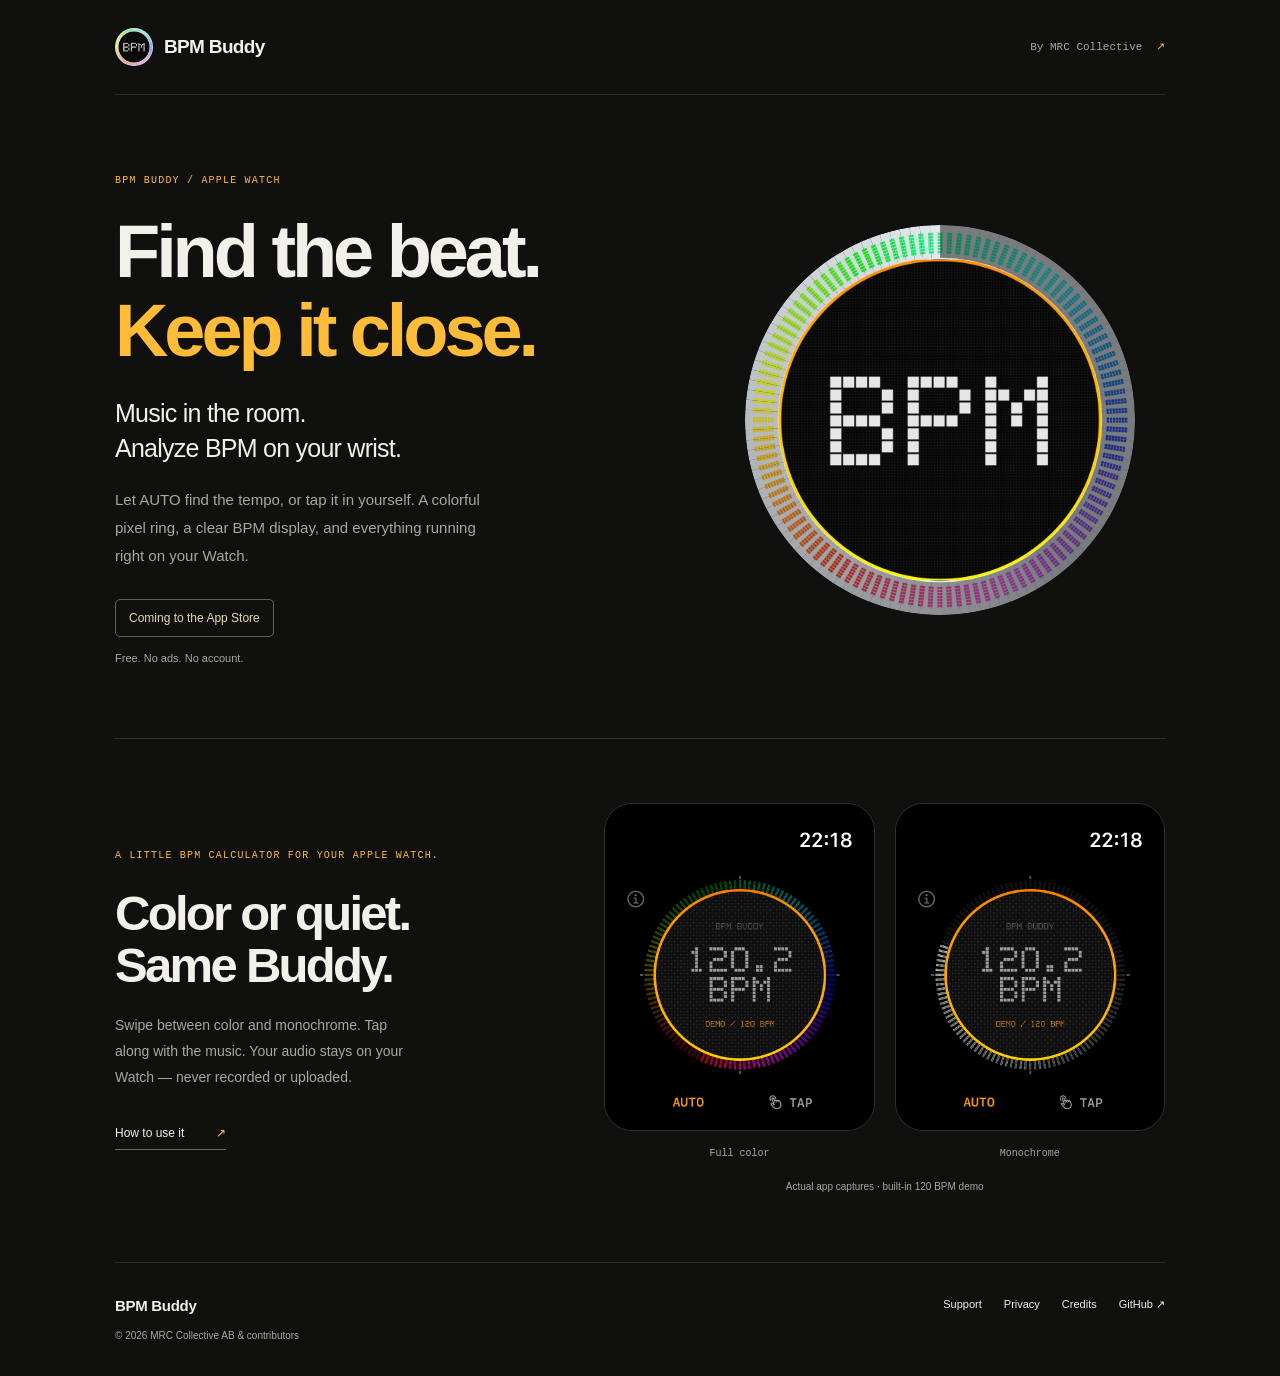
<file: index.html>
<!doctype html>
<html lang="en">
<head>
  <meta charset="utf-8">
  <meta name="viewport" content="width=device-width, initial-scale=1">
  <meta name="theme-color" content="#10100f">
  <meta name="description" content="BPM Buddy, a free music tempo detector for Apple Watch. AUTO, tap tempo and a colorful pixel ring. Audio stays on your Watch.">
  <meta property="og:type" content="website">
  <meta property="og:title" content="BPM Buddy — Analyze BPM on your wrist">
  <meta property="og:description" content="BPM Buddy, a free music tempo detector for Apple Watch. AUTO, tap tempo and a colorful pixel ring. Audio stays on your Watch.">
  <meta property="og:url" content="https://mrcheng.github.io/BeatBuddy/">
  <meta property="og:image" content="https://mrcheng.github.io/BeatBuddy/icon.png?v=970a35c38717">
  <link rel="canonical" href="https://mrcheng.github.io/BeatBuddy/">
  <link rel="icon" href="icon.png?v=970a35c38717" type="image/png">
  <link rel="stylesheet" href="style.css?v=cc3e04958ddf">
  <title>BPM Buddy — Analyze BPM on your wrist</title>
</head>
<body>
  <a class="skip" href="#main">Skip to content</a>
  <div class="shell">
    <header class="site-header">
      <a class="brand" href="index.html"><img src="icon.png?v=970a35c38717" alt="" width="38" height="38"><span>BPM Buddy</span></a>
      <a class="byline" href="https://github.com/mrcheng">By MRC Collective <span aria-hidden="true">↗</span></a>
    </header>
    <main id="main"><section class="hero" aria-labelledby="hero-title">
  <div class="hero-copy">
    <p class="eyebrow">BPM Buddy / Apple Watch</p>
    <h1 id="hero-title">Find the beat.<br><span>Keep it close.</span></h1>
    <p class="lead">Music in the room.<br>Analyze BPM on your wrist.</p>
    <p class="intro">Let AUTO find the tempo, or tap it in yourself. A colorful pixel ring, a clear BPM display, and everything running right on your Watch.</p>
    <div class="availability"><span class="badge">Coming to the App Store</span><span>Free. No ads. No account.</span></div>
  </div>
  <div class="hero-dial">
    <svg class="hero-icon" viewBox="0 0 1024 1024" role="img" aria-label="BPM Buddy: fixed rainbow pixels with a moving light trail around BPM">
      <defs>
        <mask id="ring-light" maskUnits="userSpaceOnUse" x="0" y="0" width="1024" height="1024" style="mask-type:alpha">
          <g class="hero-light-mask"><path fill="white" opacity="0.5000" d="M512 512L512.000 0.000A512 512 0 0 1 538.796 0.702Z"/><path fill="white" opacity="0.5000" d="M512 512L538.796 0.702A512 512 0 0 1 565.519 2.805Z"/><path fill="white" opacity="0.5000" d="M512 512L565.519 2.805A512 512 0 0 1 592.094 6.304Z"/><path fill="white" opacity="0.5000" d="M512 512L592.094 6.304A512 512 0 0 1 618.451 11.188Z"/><path fill="white" opacity="0.5000" d="M512 512L618.451 11.188A512 512 0 0 1 644.515 17.446Z"/><path fill="white" opacity="0.5000" d="M512 512L644.515 17.446A512 512 0 0 1 670.217 25.059Z"/><path fill="white" opacity="0.5000" d="M512 512L670.217 25.059A512 512 0 0 1 695.484 34.007Z"/><path fill="white" opacity="0.5000" d="M512 512L695.484 34.007A512 512 0 0 1 720.249 44.265Z"/><path fill="white" opacity="0.5000" d="M512 512L720.249 44.265A512 512 0 0 1 744.443 55.805Z"/><path fill="white" opacity="0.5000" d="M512 512L744.443 55.805A512 512 0 0 1 768.000 68.595Z"/><path fill="white" opacity="0.5000" d="M512 512L768.000 68.595A512 512 0 0 1 790.855 82.601Z"/><path fill="white" opacity="0.5000" d="M512 512L790.855 82.601A512 512 0 0 1 812.946 97.783Z"/><path fill="white" opacity="0.5000" d="M512 512L812.946 97.783A512 512 0 0 1 834.212 114.101Z"/><path fill="white" opacity="0.5000" d="M512 512L834.212 114.101A512 512 0 0 1 854.595 131.510Z"/><path fill="white" opacity="0.5000" d="M512 512L854.595 131.510A512 512 0 0 1 874.039 149.961Z"/><path fill="white" opacity="0.5000" d="M512 512L874.039 149.961A512 512 0 0 1 892.490 169.405Z"/><path fill="white" opacity="0.5000" d="M512 512L892.490 169.405A512 512 0 0 1 909.899 189.788Z"/><path fill="white" opacity="0.5000" d="M512 512L909.899 189.788A512 512 0 0 1 926.217 211.054Z"/><path fill="white" opacity="0.5000" d="M512 512L926.217 211.054A512 512 0 0 1 941.399 233.145Z"/><path fill="white" opacity="0.5000" d="M512 512L941.399 233.145A512 512 0 0 1 955.405 256.000Z"/><path fill="white" opacity="0.5000" d="M512 512L955.405 256.000A512 512 0 0 1 968.195 279.557Z"/><path fill="white" opacity="0.5000" d="M512 512L968.195 279.557A512 512 0 0 1 979.735 303.751Z"/><path fill="white" opacity="0.5000" d="M512 512L979.735 303.751A512 512 0 0 1 989.993 328.516Z"/><path fill="white" opacity="0.5000" d="M512 512L989.993 328.516A512 512 0 0 1 998.941 353.783Z"/><path fill="white" opacity="0.5000" d="M512 512L998.941 353.783A512 512 0 0 1 1006.554 379.485Z"/><path fill="white" opacity="0.5000" d="M512 512L1006.554 379.485A512 512 0 0 1 1012.812 405.549Z"/><path fill="white" opacity="0.5000" d="M512 512L1012.812 405.549A512 512 0 0 1 1017.696 431.906Z"/><path fill="white" opacity="0.5000" d="M512 512L1017.696 431.906A512 512 0 0 1 1021.195 458.481Z"/><path fill="white" opacity="0.5000" d="M512 512L1021.195 458.481A512 512 0 0 1 1023.298 485.204Z"/><path fill="white" opacity="0.5000" d="M512 512L1023.298 485.204A512 512 0 0 1 1024.000 512.000Z"/><path fill="white" opacity="0.5000" d="M512 512L1024.000 512.000A512 512 0 0 1 1023.298 538.796Z"/><path fill="white" opacity="0.5000" d="M512 512L1023.298 538.796A512 512 0 0 1 1021.195 565.519Z"/><path fill="white" opacity="0.5000" d="M512 512L1021.195 565.519A512 512 0 0 1 1017.696 592.094Z"/><path fill="white" opacity="0.5000" d="M512 512L1017.696 592.094A512 512 0 0 1 1012.812 618.451Z"/><path fill="white" opacity="0.5000" d="M512 512L1012.812 618.451A512 512 0 0 1 1006.554 644.515Z"/><path fill="white" opacity="0.5000" d="M512 512L1006.554 644.515A512 512 0 0 1 998.941 670.217Z"/><path fill="white" opacity="0.5000" d="M512 512L998.941 670.217A512 512 0 0 1 989.993 695.484Z"/><path fill="white" opacity="0.5000" d="M512 512L989.993 695.484A512 512 0 0 1 979.735 720.249Z"/><path fill="white" opacity="0.5000" d="M512 512L979.735 720.249A512 512 0 0 1 968.195 744.443Z"/><path fill="white" opacity="0.5000" d="M512 512L968.195 744.443A512 512 0 0 1 955.405 768.000Z"/><path fill="white" opacity="0.5000" d="M512 512L955.405 768.000A512 512 0 0 1 941.399 790.855Z"/><path fill="white" opacity="0.5000" d="M512 512L941.399 790.855A512 512 0 0 1 926.217 812.946Z"/><path fill="white" opacity="0.5000" d="M512 512L926.217 812.946A512 512 0 0 1 909.899 834.212Z"/><path fill="white" opacity="0.5000" d="M512 512L909.899 834.212A512 512 0 0 1 892.490 854.595Z"/><path fill="white" opacity="0.5000" d="M512 512L892.490 854.595A512 512 0 0 1 874.039 874.039Z"/><path fill="white" opacity="0.5000" d="M512 512L874.039 874.039A512 512 0 0 1 854.595 892.490Z"/><path fill="white" opacity="0.5060" d="M512 512L854.595 892.490A512 512 0 0 1 834.212 909.899Z"/><path fill="white" opacity="0.5128" d="M512 512L834.212 909.899A512 512 0 0 1 812.946 926.217Z"/><path fill="white" opacity="0.5195" d="M512 512L812.946 926.217A512 512 0 0 1 790.855 941.399Z"/><path fill="white" opacity="0.5262" d="M512 512L790.855 941.399A512 512 0 0 1 768.000 955.405Z"/><path fill="white" opacity="0.5329" d="M512 512L768.000 955.405A512 512 0 0 1 744.443 968.195Z"/><path fill="white" opacity="0.5397" d="M512 512L744.443 968.195A512 512 0 0 1 720.249 979.735Z"/><path fill="white" opacity="0.5464" d="M512 512L720.249 979.735A512 512 0 0 1 695.484 989.993Z"/><path fill="white" opacity="0.5531" d="M512 512L695.484 989.993A512 512 0 0 1 670.217 998.941Z"/><path fill="white" opacity="0.5598" d="M512 512L670.217 998.941A512 512 0 0 1 644.515 1006.554Z"/><path fill="white" opacity="0.5665" d="M512 512L644.515 1006.554A512 512 0 0 1 618.451 1012.812Z"/><path fill="white" opacity="0.5733" d="M512 512L618.451 1012.812A512 512 0 0 1 592.094 1017.696Z"/><path fill="white" opacity="0.5800" d="M512 512L592.094 1017.696A512 512 0 0 1 565.519 1021.195Z"/><path fill="white" opacity="0.5867" d="M512 512L565.519 1021.195A512 512 0 0 1 538.796 1023.298Z"/><path fill="white" opacity="0.5934" d="M512 512L538.796 1023.298A512 512 0 0 1 512.000 1024.000Z"/><path fill="white" opacity="0.6001" d="M512 512L512.000 1024.000A512 512 0 0 1 485.204 1023.298Z"/><path fill="white" opacity="0.6069" d="M512 512L485.204 1023.298A512 512 0 0 1 458.481 1021.195Z"/><path fill="white" opacity="0.6136" d="M512 512L458.481 1021.195A512 512 0 0 1 431.906 1017.696Z"/><path fill="white" opacity="0.6203" d="M512 512L431.906 1017.696A512 512 0 0 1 405.549 1012.812Z"/><path fill="white" opacity="0.6270" d="M512 512L405.549 1012.812A512 512 0 0 1 379.485 1006.554Z"/><path fill="white" opacity="0.6337" d="M512 512L379.485 1006.554A512 512 0 0 1 353.783 998.941Z"/><path fill="white" opacity="0.6405" d="M512 512L353.783 998.941A512 512 0 0 1 328.516 989.993Z"/><path fill="white" opacity="0.6472" d="M512 512L328.516 989.993A512 512 0 0 1 303.751 979.735Z"/><path fill="white" opacity="0.6539" d="M512 512L303.751 979.735A512 512 0 0 1 279.557 968.195Z"/><path fill="white" opacity="0.6606" d="M512 512L279.557 968.195A512 512 0 0 1 256.000 955.405Z"/><path fill="white" opacity="0.6673" d="M512 512L256.000 955.405A512 512 0 0 1 233.145 941.399Z"/><path fill="white" opacity="0.6741" d="M512 512L233.145 941.399A512 512 0 0 1 211.054 926.217Z"/><path fill="white" opacity="0.6808" d="M512 512L211.054 926.217A512 512 0 0 1 189.788 909.899Z"/><path fill="white" opacity="0.6875" d="M512 512L189.788 909.899A512 512 0 0 1 169.405 892.490Z"/><path fill="white" opacity="0.6942" d="M512 512L169.405 892.490A512 512 0 0 1 149.961 874.039Z"/><path fill="white" opacity="0.7009" d="M512 512L149.961 874.039A512 512 0 0 1 131.510 854.595Z"/><path fill="white" opacity="0.7077" d="M512 512L131.510 854.595A512 512 0 0 1 114.101 834.212Z"/><path fill="white" opacity="0.7144" d="M512 512L114.101 834.212A512 512 0 0 1 97.783 812.946Z"/><path fill="white" opacity="0.7211" d="M512 512L97.783 812.946A512 512 0 0 1 82.601 790.855Z"/><path fill="white" opacity="0.7278" d="M512 512L82.601 790.855A512 512 0 0 1 68.595 768.000Z"/><path fill="white" opacity="0.7345" d="M512 512L68.595 768.000A512 512 0 0 1 55.805 744.443Z"/><path fill="white" opacity="0.7413" d="M512 512L55.805 744.443A512 512 0 0 1 44.265 720.249Z"/><path fill="white" opacity="0.7480" d="M512 512L44.265 720.249A512 512 0 0 1 34.007 695.484Z"/><path fill="white" opacity="0.7547" d="M512 512L34.007 695.484A512 512 0 0 1 25.059 670.217Z"/><path fill="white" opacity="0.7614" d="M512 512L25.059 670.217A512 512 0 0 1 17.446 644.515Z"/><path fill="white" opacity="0.7681" d="M512 512L17.446 644.515A512 512 0 0 1 11.188 618.451Z"/><path fill="white" opacity="0.7749" d="M512 512L11.188 618.451A512 512 0 0 1 6.304 592.094Z"/><path fill="white" opacity="0.7816" d="M512 512L6.304 592.094A512 512 0 0 1 2.805 565.519Z"/><path fill="white" opacity="0.7883" d="M512 512L2.805 565.519A512 512 0 0 1 0.702 538.796Z"/><path fill="white" opacity="0.7950" d="M512 512L0.702 538.796A512 512 0 0 1 0.000 512.000Z"/><path fill="white" opacity="0.8017" d="M512 512L0.000 512.000A512 512 0 0 1 0.702 485.204Z"/><path fill="white" opacity="0.8085" d="M512 512L0.702 485.204A512 512 0 0 1 2.805 458.481Z"/><path fill="white" opacity="0.8152" d="M512 512L2.805 458.481A512 512 0 0 1 6.304 431.906Z"/><path fill="white" opacity="0.8219" d="M512 512L6.304 431.906A512 512 0 0 1 11.188 405.549Z"/><path fill="white" opacity="0.8286" d="M512 512L11.188 405.549A512 512 0 0 1 17.446 379.485Z"/><path fill="white" opacity="0.8353" d="M512 512L17.446 379.485A512 512 0 0 1 25.059 353.783Z"/><path fill="white" opacity="0.8421" d="M512 512L25.059 353.783A512 512 0 0 1 34.007 328.516Z"/><path fill="white" opacity="0.8488" d="M512 512L34.007 328.516A512 512 0 0 1 44.265 303.751Z"/><path fill="white" opacity="0.8555" d="M512 512L44.265 303.751A512 512 0 0 1 55.805 279.557Z"/><path fill="white" opacity="0.8622" d="M512 512L55.805 279.557A512 512 0 0 1 68.595 256.000Z"/><path fill="white" opacity="0.8690" d="M512 512L68.595 256.000A512 512 0 0 1 82.601 233.145Z"/><path fill="white" opacity="0.8757" d="M512 512L82.601 233.145A512 512 0 0 1 97.783 211.054Z"/><path fill="white" opacity="0.8824" d="M512 512L97.783 211.054A512 512 0 0 1 114.101 189.788Z"/><path fill="white" opacity="0.8891" d="M512 512L114.101 189.788A512 512 0 0 1 131.510 169.405Z"/><path fill="white" opacity="0.8958" d="M512 512L131.510 169.405A512 512 0 0 1 149.961 149.961Z"/><path fill="white" opacity="0.9026" d="M512 512L149.961 149.961A512 512 0 0 1 169.405 131.510Z"/><path fill="white" opacity="0.9093" d="M512 512L169.405 131.510A512 512 0 0 1 189.788 114.101Z"/><path fill="white" opacity="0.9160" d="M512 512L189.788 114.101A512 512 0 0 1 211.054 97.783Z"/><path fill="white" opacity="0.9227" d="M512 512L211.054 97.783A512 512 0 0 1 233.145 82.601Z"/><path fill="white" opacity="0.9294" d="M512 512L233.145 82.601A512 512 0 0 1 256.000 68.595Z"/><path fill="white" opacity="0.9362" d="M512 512L256.000 68.595A512 512 0 0 1 279.557 55.805Z"/><path fill="white" opacity="0.9429" d="M512 512L279.557 55.805A512 512 0 0 1 303.751 44.265Z"/><path fill="white" opacity="0.9496" d="M512 512L303.751 44.265A512 512 0 0 1 328.516 34.007Z"/><path fill="white" opacity="0.9563" d="M512 512L328.516 34.007A512 512 0 0 1 353.783 25.059Z"/><path fill="white" opacity="0.9630" d="M512 512L353.783 25.059A512 512 0 0 1 379.485 17.446Z"/><path fill="white" opacity="0.9698" d="M512 512L379.485 17.446A512 512 0 0 1 405.549 11.188Z"/><path fill="white" opacity="0.9765" d="M512 512L405.549 11.188A512 512 0 0 1 431.906 6.304Z"/><path fill="white" opacity="0.9832" d="M512 512L431.906 6.304A512 512 0 0 1 458.481 2.805Z"/><path fill="white" opacity="0.9899" d="M512 512L458.481 2.805A512 512 0 0 1 485.204 0.702Z"/><path fill="white" opacity="0.9966" d="M512 512L485.204 0.702A512 512 0 0 1 512.000 0.000Z"/></g>
        </mask>
        <clipPath id="dial-face"><circle cx="512" cy="512" r="426"/></clipPath>
      </defs>
      <image class="hero-ring" href="icon.png?v=970a35c38717" width="1024" height="1024" mask="url(#ring-light)"/>
      <image class="hero-face" href="icon.png?v=970a35c38717" width="1024" height="1024" clip-path="url(#dial-face)"/>
    </svg>
  </div>
</section>
<section class="app-preview" aria-labelledby="preview-title">
  <div class="preview-copy"><p class="eyebrow">A little BPM calculator for your Apple Watch.</p><h2 id="preview-title">Color or quiet.<br>Same Buddy.</h2><p>Swipe between color and monochrome. Tap along with the music. Your audio stays on your Watch — never recorded or uploaded.</p><a class="text-link" href="support.html">How to use it <span aria-hidden="true">↗</span></a></div>
  <div class="screenshots"><figure><img src="screenshots/01-auto-color.png" width="422" height="514" alt="BPM Buddy on Apple Watch displaying 120.2 BPM with a colorful pixel ring and its built-in demo enabled" loading="lazy"><figcaption>Full color</figcaption></figure><figure><img src="screenshots/02-auto-monochrome.png" width="422" height="514" alt="The same BPM Buddy demo with a monochrome pixel ring" loading="lazy"><figcaption>Monochrome</figcaption></figure><p class="capture-note">Actual app captures · built-in 120 BPM demo</p></div>
</section>
</main>
    <footer class="site-footer">
      <div><span class="footer-brand">BPM Buddy</span><p>© 2026 MRC Collective AB &amp; contributors</p></div>
      <nav aria-label="Footer"><a href="support.html">Support</a><a href="privacy.html">Privacy</a><a href="credits.html">Credits</a><a href="https://github.com/mrcheng">GitHub ↗</a></nav>
    </footer>
  </div>
</body>
</html>
</file>
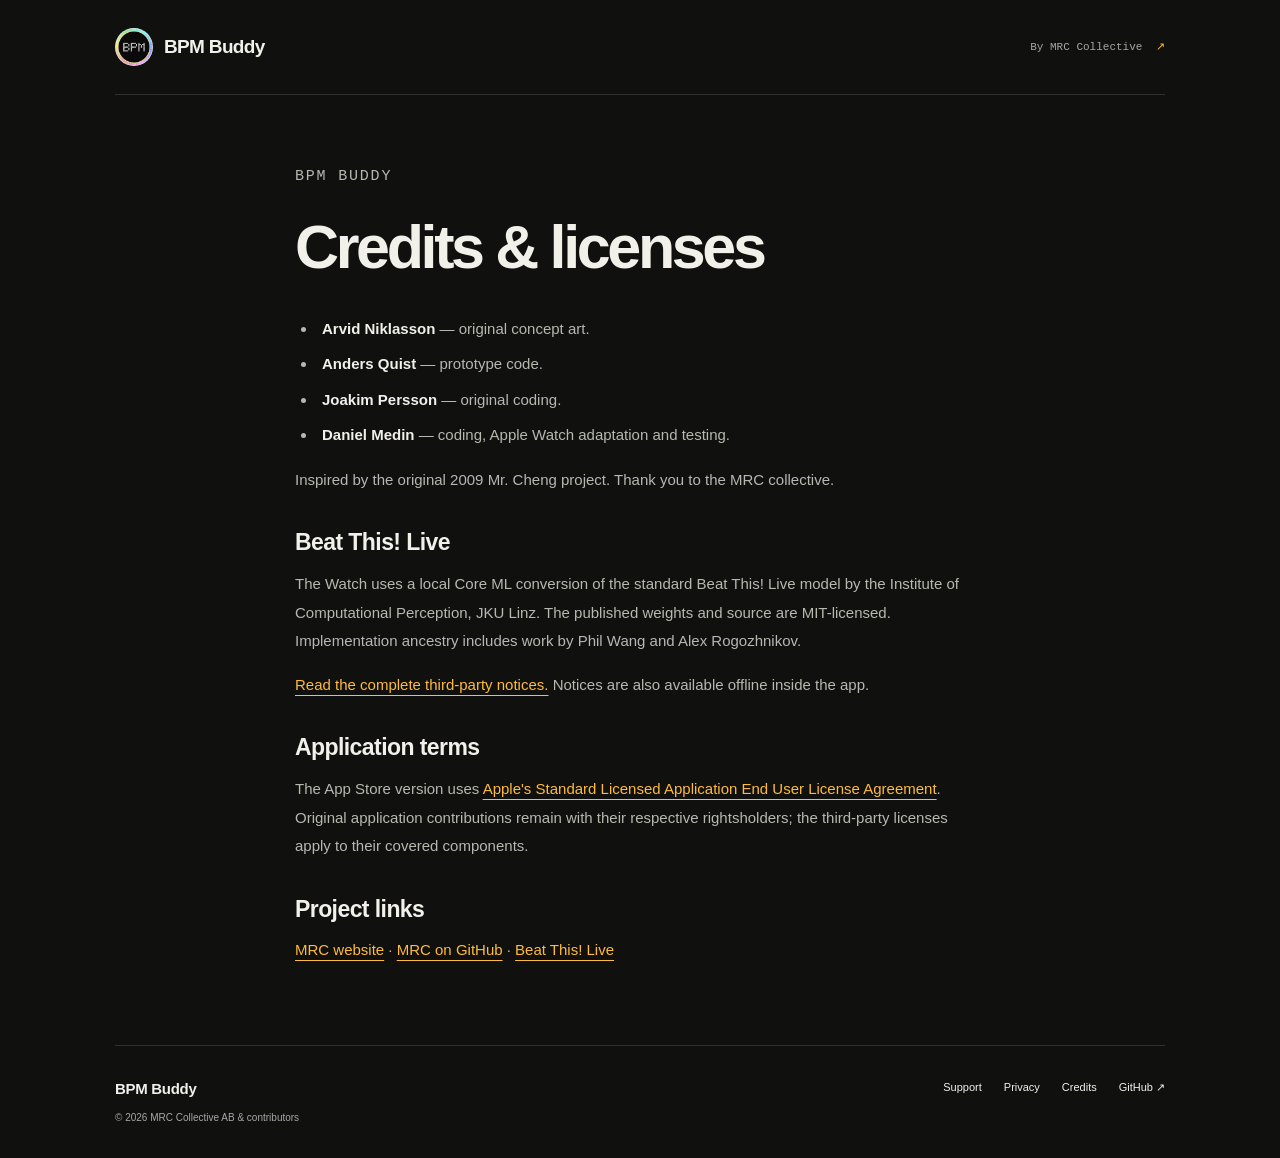
<file: credits.html>
<!doctype html>
<html lang="en">
<head>
  <meta charset="utf-8">
  <meta name="viewport" content="width=device-width, initial-scale=1">
  <meta name="theme-color" content="#10100f">
  <meta name="description" content="BPM Buddy, a free music tempo detector for Apple Watch. AUTO, tap tempo and a colorful pixel ring. Audio stays on your Watch.">
  <meta property="og:type" content="website">
  <meta property="og:title" content="Credits &amp; licenses · BPM Buddy">
  <meta property="og:description" content="BPM Buddy, a free music tempo detector for Apple Watch. AUTO, tap tempo and a colorful pixel ring. Audio stays on your Watch.">
  <meta property="og:url" content="https://mrcheng.github.io/BeatBuddy/credits.html">
  <meta property="og:image" content="https://mrcheng.github.io/BeatBuddy/icon.png?v=970a35c38717">
  <link rel="canonical" href="https://mrcheng.github.io/BeatBuddy/credits.html">
  <link rel="icon" href="icon.png?v=970a35c38717" type="image/png">
  <link rel="stylesheet" href="style.css?v=cc3e04958ddf">
  <title>Credits &amp; licenses · BPM Buddy</title>
</head>
<body>
  <a class="skip" href="#main">Skip to content</a>
  <div class="shell">
    <header class="site-header">
      <a class="brand" href="index.html"><img src="icon.png?v=970a35c38717" alt="" width="38" height="38"><span>BPM Buddy</span></a>
      <a class="byline" href="https://github.com/mrcheng">By MRC Collective <span aria-hidden="true">↗</span></a>
    </header>
    <main id="main"><article class="document"><header><div><p class="eyebrow">BPM Buddy</p><h1>Credits &amp; licenses</h1></div></header><ul><li><strong>Arvid Niklasson</strong> — original concept art.</li><li><strong>Anders Quist</strong> — prototype code.</li><li><strong>Joakim Persson</strong> — original coding.</li><li><strong>Daniel Medin</strong> — coding, Apple Watch adaptation and testing.</li></ul><p>Inspired by the original 2009 Mr. Cheng project. Thank you to the MRC collective.</p><h2>Beat This! Live</h2><p>The Watch uses a local Core ML conversion of the standard Beat This! Live model by the Institute of Computational Perception, JKU Linz. The published weights and source are MIT-licensed. Implementation ancestry includes work by Phil Wang and Alex Rogozhnikov.</p><p><a href="third-party-notices.txt">Read the complete third-party notices.</a> Notices are also available offline inside the app.</p><h2>Application terms</h2><p>The App Store version uses <a href="https://www.apple.com/legal/internet-services/itunes/dev/stdeula/">Apple's Standard Licensed Application End User License Agreement</a>. Original application contributions remain with their respective rightsholders; the third-party licenses apply to their covered components.</p><h2>Project links</h2><p><a href="https://mrcheng.se/">MRC website</a> · <a href="https://github.com/mrcheng">MRC on GitHub</a> · <a href="https://github.com/CPJKU/beat_this_live">Beat This! Live</a></p></article>
</main>
    <footer class="site-footer">
      <div><span class="footer-brand">BPM Buddy</span><p>© 2026 MRC Collective AB &amp; contributors</p></div>
      <nav aria-label="Footer"><a href="support.html">Support</a><a href="privacy.html">Privacy</a><a href="credits.html">Credits</a><a href="https://github.com/mrcheng">GitHub ↗</a></nav>
    </footer>
  </div>
</body>
</html>
</file>
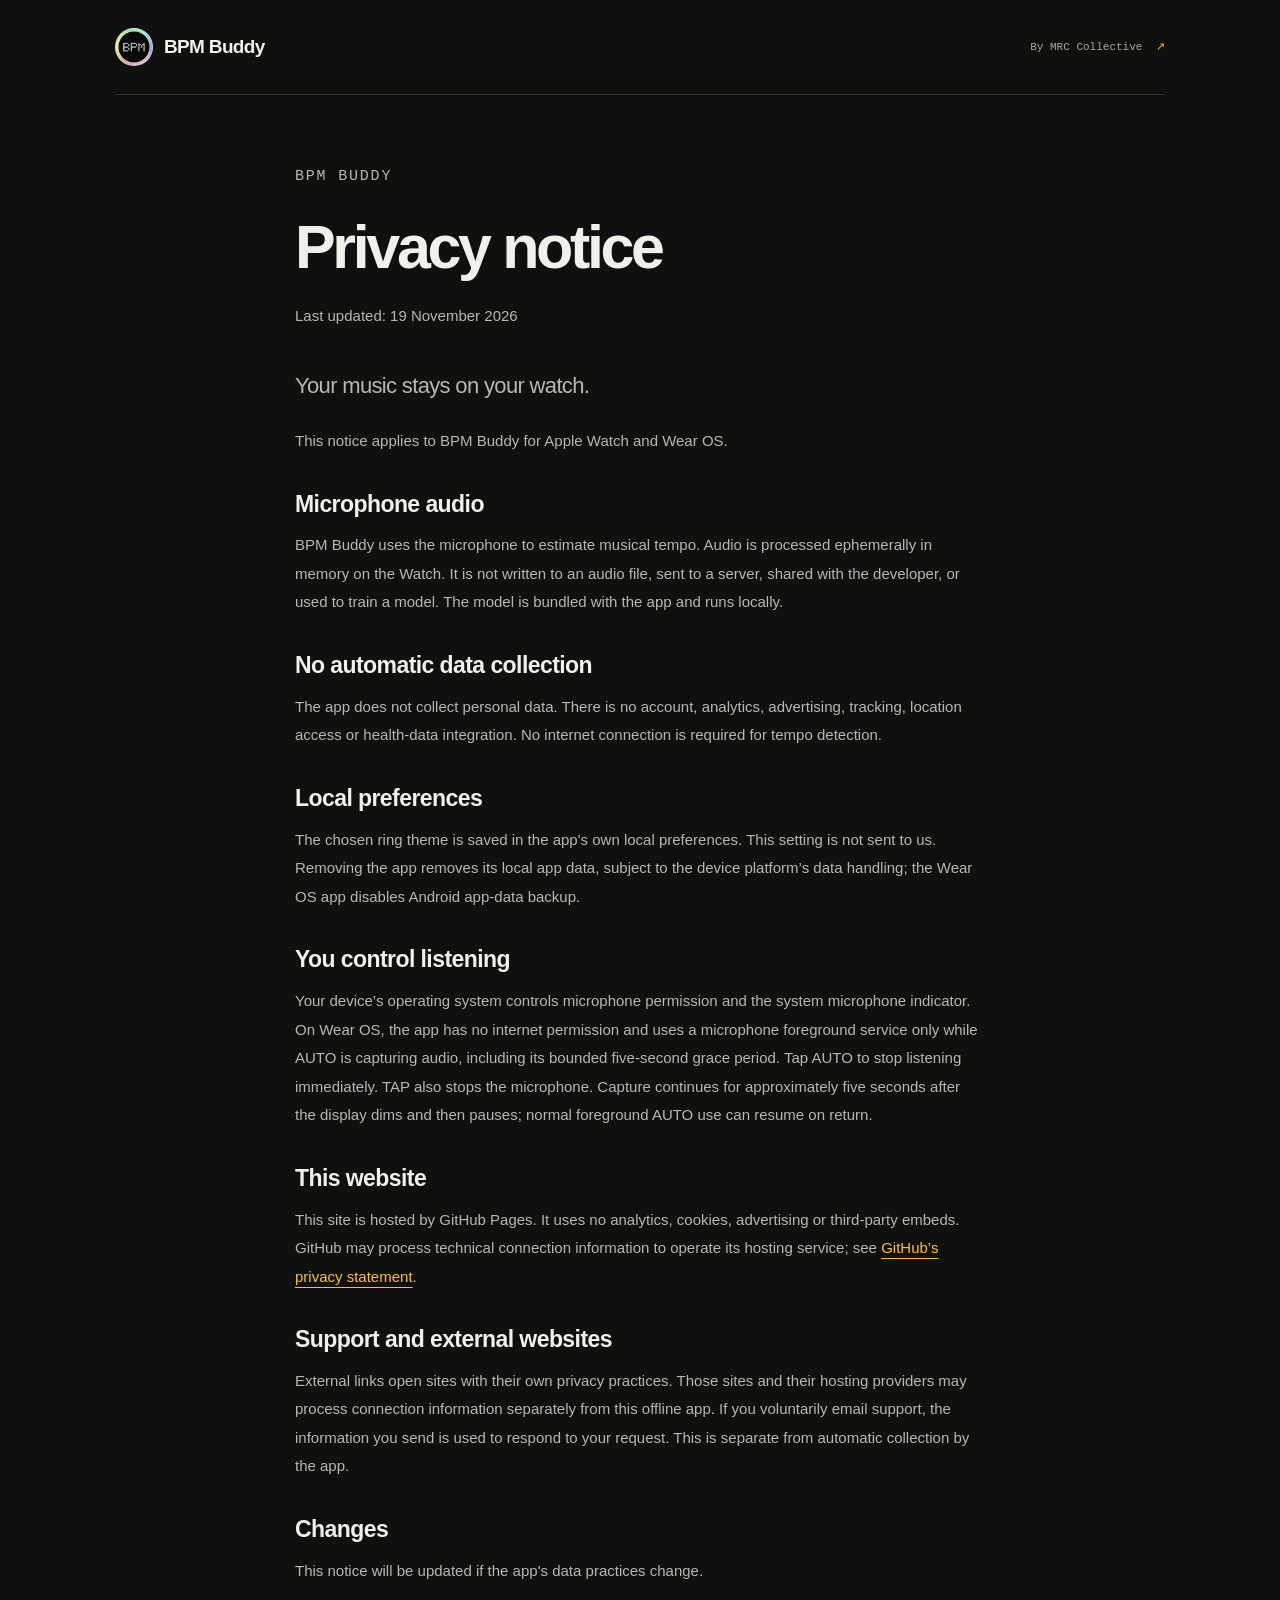
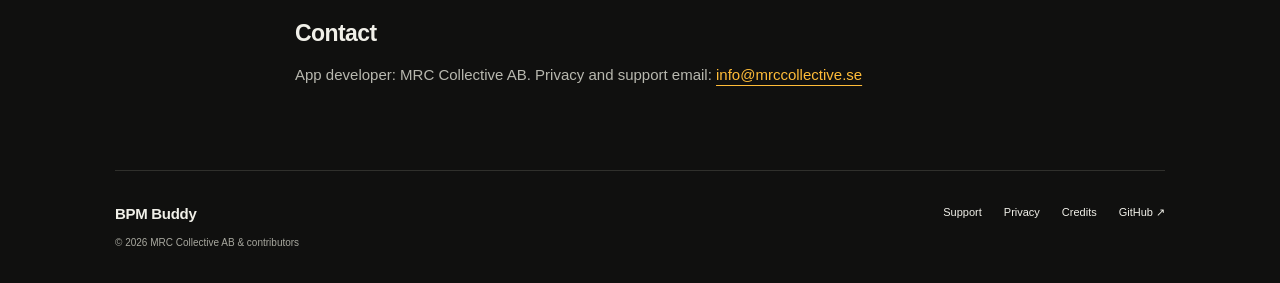
<file: privacy.html>
<!doctype html>
<html lang="en">
<head>
  <meta charset="utf-8">
  <meta name="viewport" content="width=device-width, initial-scale=1">
  <meta name="theme-color" content="#10100f">
  <meta name="description" content="BPM Buddy, a free music tempo detector for Apple Watch. AUTO, tap tempo and a colorful pixel ring. Audio stays on your Watch.">
  <meta property="og:type" content="website">
  <meta property="og:title" content="Privacy · BPM Buddy">
  <meta property="og:description" content="BPM Buddy, a free music tempo detector for Apple Watch. AUTO, tap tempo and a colorful pixel ring. Audio stays on your Watch.">
  <meta property="og:url" content="https://mrcheng.github.io/BeatBuddy/privacy.html">
  <meta property="og:image" content="https://mrcheng.github.io/BeatBuddy/icon.png?v=970a35c38717">
  <link rel="canonical" href="https://mrcheng.github.io/BeatBuddy/privacy.html">
  <link rel="icon" href="icon.png?v=970a35c38717" type="image/png">
  <link rel="stylesheet" href="style.css?v=cc3e04958ddf">
  <title>Privacy · BPM Buddy</title>
</head>
<body>
  <a class="skip" href="#main">Skip to content</a>
  <div class="shell">
    <header class="site-header">
      <a class="brand" href="index.html"><img src="icon.png?v=970a35c38717" alt="" width="38" height="38"><span>BPM Buddy</span></a>
      <a class="byline" href="https://github.com/mrcheng">By MRC Collective <span aria-hidden="true">↗</span></a>
    </header>
    <main id="main"><article class="document"><header><div><p class="eyebrow">BPM Buddy</p><h1>Privacy notice</h1><p>Last updated: 19 November 2026</p></div></header><p class="lead">Your music stays on your watch.</p><p>This notice applies to BPM Buddy for Apple Watch and Wear OS.</p><h2>Microphone audio</h2><p>BPM Buddy uses the microphone to estimate musical tempo. Audio is processed ephemerally in memory on the Watch. It is not written to an audio file, sent to a server, shared with the developer, or used to train a model. The model is bundled with the app and runs locally.</p><h2>No automatic data collection</h2><p>The app does not collect personal data. There is no account, analytics, advertising, tracking, location access or health-data integration. No internet connection is required for tempo detection.</p><h2>Local preferences</h2><p>The chosen ring theme is saved in the app's own local preferences. This setting is not sent to us. Removing the app removes its local app data, subject to the device platform’s data handling; the Wear OS app disables Android app-data backup.</p><h2>You control listening</h2><p>Your device’s operating system controls microphone permission and the system microphone indicator. On Wear OS, the app has no internet permission and uses a microphone foreground service only while AUTO is capturing audio, including its bounded five-second grace period. Tap AUTO to stop listening immediately. TAP also stops the microphone. Capture continues for approximately five seconds after the display dims and then pauses; normal foreground AUTO use can resume on return.</p><h2>This website</h2><p>This site is hosted by GitHub Pages. It uses no analytics, cookies, advertising or third-party embeds. GitHub may process technical connection information to operate its hosting service; see <a href="https://docs.github.com/en/site-policy/privacy-policies/github-general-privacy-statement">GitHub’s privacy statement</a>.</p><h2>Support and external websites</h2><p>External links open sites with their own privacy practices. Those sites and their hosting providers may process connection information separately from this offline app. If you voluntarily email support, the information you send is used to respond to your request. This is separate from automatic collection by the app.</p><h2>Changes</h2><p>This notice will be updated if the app's data practices change.</p><h2>Contact</h2><p>App developer: MRC Collective AB. Privacy and support email: <a href="mailto:info@mrccollective.se">info@mrccollective.se</a></p></article>
</main>
    <footer class="site-footer">
      <div><span class="footer-brand">BPM Buddy</span><p>© 2026 MRC Collective AB &amp; contributors</p></div>
      <nav aria-label="Footer"><a href="support.html">Support</a><a href="privacy.html">Privacy</a><a href="credits.html">Credits</a><a href="https://github.com/mrcheng">GitHub ↗</a></nav>
    </footer>
  </div>
</body>
</html>
</file>
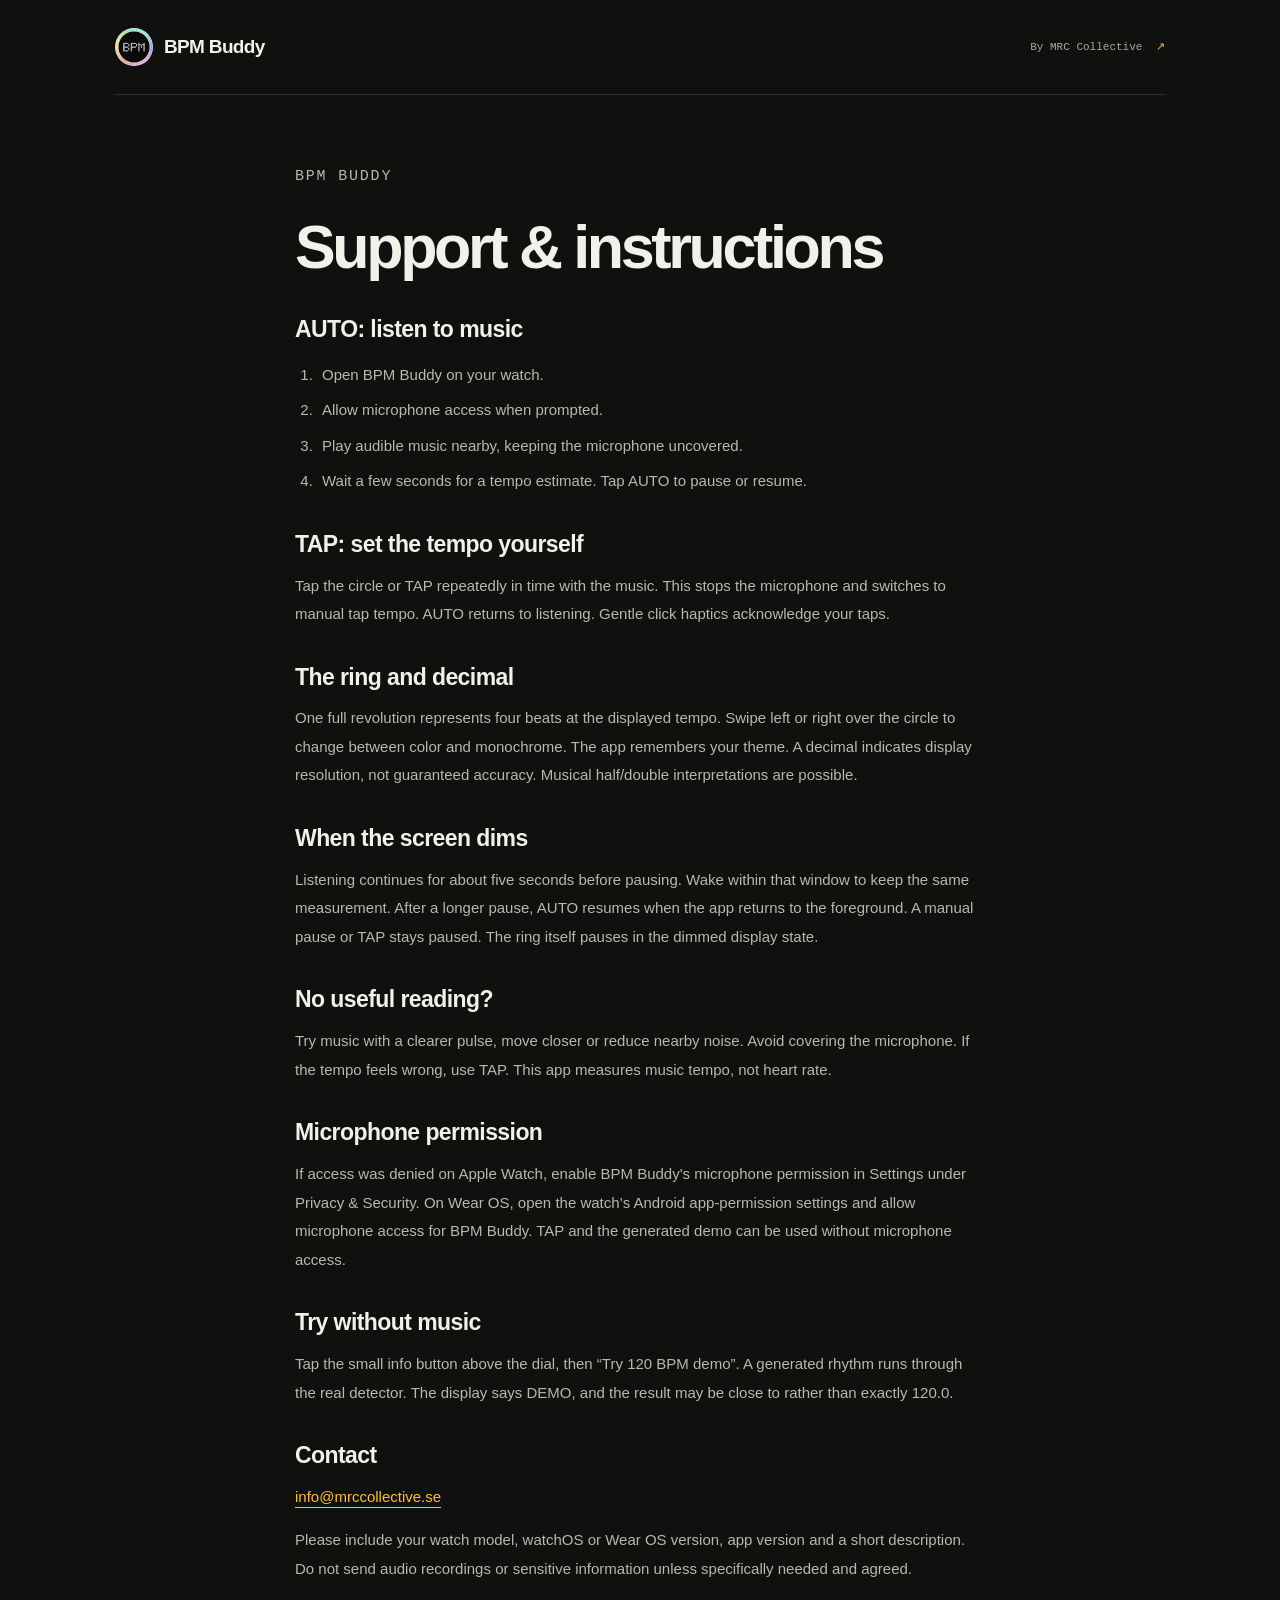
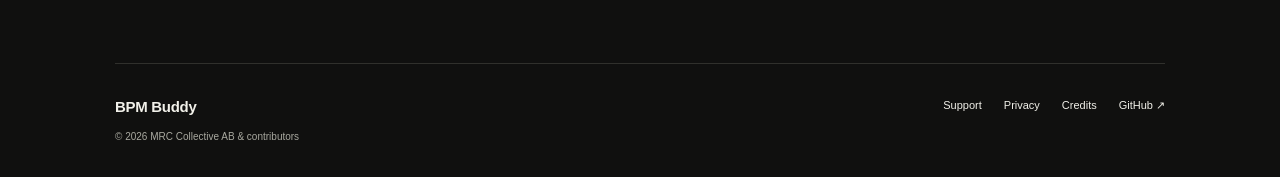
<file: support.html>
<!doctype html>
<html lang="en">
<head>
  <meta charset="utf-8">
  <meta name="viewport" content="width=device-width, initial-scale=1">
  <meta name="theme-color" content="#10100f">
  <meta name="description" content="BPM Buddy, a free music tempo detector for Apple Watch. AUTO, tap tempo and a colorful pixel ring. Audio stays on your Watch.">
  <meta property="og:type" content="website">
  <meta property="og:title" content="Support &amp; instructions · BPM Buddy">
  <meta property="og:description" content="BPM Buddy, a free music tempo detector for Apple Watch. AUTO, tap tempo and a colorful pixel ring. Audio stays on your Watch.">
  <meta property="og:url" content="https://mrcheng.github.io/BeatBuddy/support.html">
  <meta property="og:image" content="https://mrcheng.github.io/BeatBuddy/icon.png?v=970a35c38717">
  <link rel="canonical" href="https://mrcheng.github.io/BeatBuddy/support.html">
  <link rel="icon" href="icon.png?v=970a35c38717" type="image/png">
  <link rel="stylesheet" href="style.css?v=cc3e04958ddf">
  <title>Support &amp; instructions · BPM Buddy</title>
</head>
<body>
  <a class="skip" href="#main">Skip to content</a>
  <div class="shell">
    <header class="site-header">
      <a class="brand" href="index.html"><img src="icon.png?v=970a35c38717" alt="" width="38" height="38"><span>BPM Buddy</span></a>
      <a class="byline" href="https://github.com/mrcheng">By MRC Collective <span aria-hidden="true">↗</span></a>
    </header>
    <main id="main"><article class="document"><header><div><p class="eyebrow">BPM Buddy</p><h1>Support &amp; instructions</h1></div></header><h2>AUTO: listen to music</h2><ol><li>Open BPM Buddy on your watch.</li><li>Allow microphone access when prompted.</li><li>Play audible music nearby, keeping the microphone uncovered.</li><li>Wait a few seconds for a tempo estimate. Tap AUTO to pause or resume.</li></ol><h2>TAP: set the tempo yourself</h2><p>Tap the circle or TAP repeatedly in time with the music. This stops the microphone and switches to manual tap tempo. AUTO returns to listening. Gentle click haptics acknowledge your taps.</p><h2>The ring and decimal</h2><p>One full revolution represents four beats at the displayed tempo. Swipe left or right over the circle to change between color and monochrome. The app remembers your theme. A decimal indicates display resolution, not guaranteed accuracy. Musical half/double interpretations are possible.</p><h2>When the screen dims</h2><p>Listening continues for about five seconds before pausing. Wake within that window to keep the same measurement. After a longer pause, AUTO resumes when the app returns to the foreground. A manual pause or TAP stays paused. The ring itself pauses in the dimmed display state.</p><h2>No useful reading?</h2><p>Try music with a clearer pulse, move closer or reduce nearby noise. Avoid covering the microphone. If the tempo feels wrong, use TAP. This app measures music tempo, not heart rate.</p><h2>Microphone permission</h2><p>If access was denied on Apple Watch, enable BPM Buddy's microphone permission in Settings under Privacy &amp; Security. On Wear OS, open the watch’s Android app-permission settings and allow microphone access for BPM Buddy. TAP and the generated demo can be used without microphone access.</p><h2>Try without music</h2><p>Tap the small info button above the dial, then “Try 120 BPM demo”. A generated rhythm runs through the real detector. The display says DEMO, and the result may be close to rather than exactly 120.0.</p><h2>Contact</h2><p><a href="mailto:info@mrccollective.se">info@mrccollective.se</a></p><p>Please include your watch model, watchOS or Wear OS version, app version and a short description. Do not send audio recordings or sensitive information unless specifically needed and agreed.</p></article>
</main>
    <footer class="site-footer">
      <div><span class="footer-brand">BPM Buddy</span><p>© 2026 MRC Collective AB &amp; contributors</p></div>
      <nav aria-label="Footer"><a href="support.html">Support</a><a href="privacy.html">Privacy</a><a href="credits.html">Credits</a><a href="https://github.com/mrcheng">GitHub ↗</a></nav>
    </footer>
  </div>
</body>
</html>
</file>
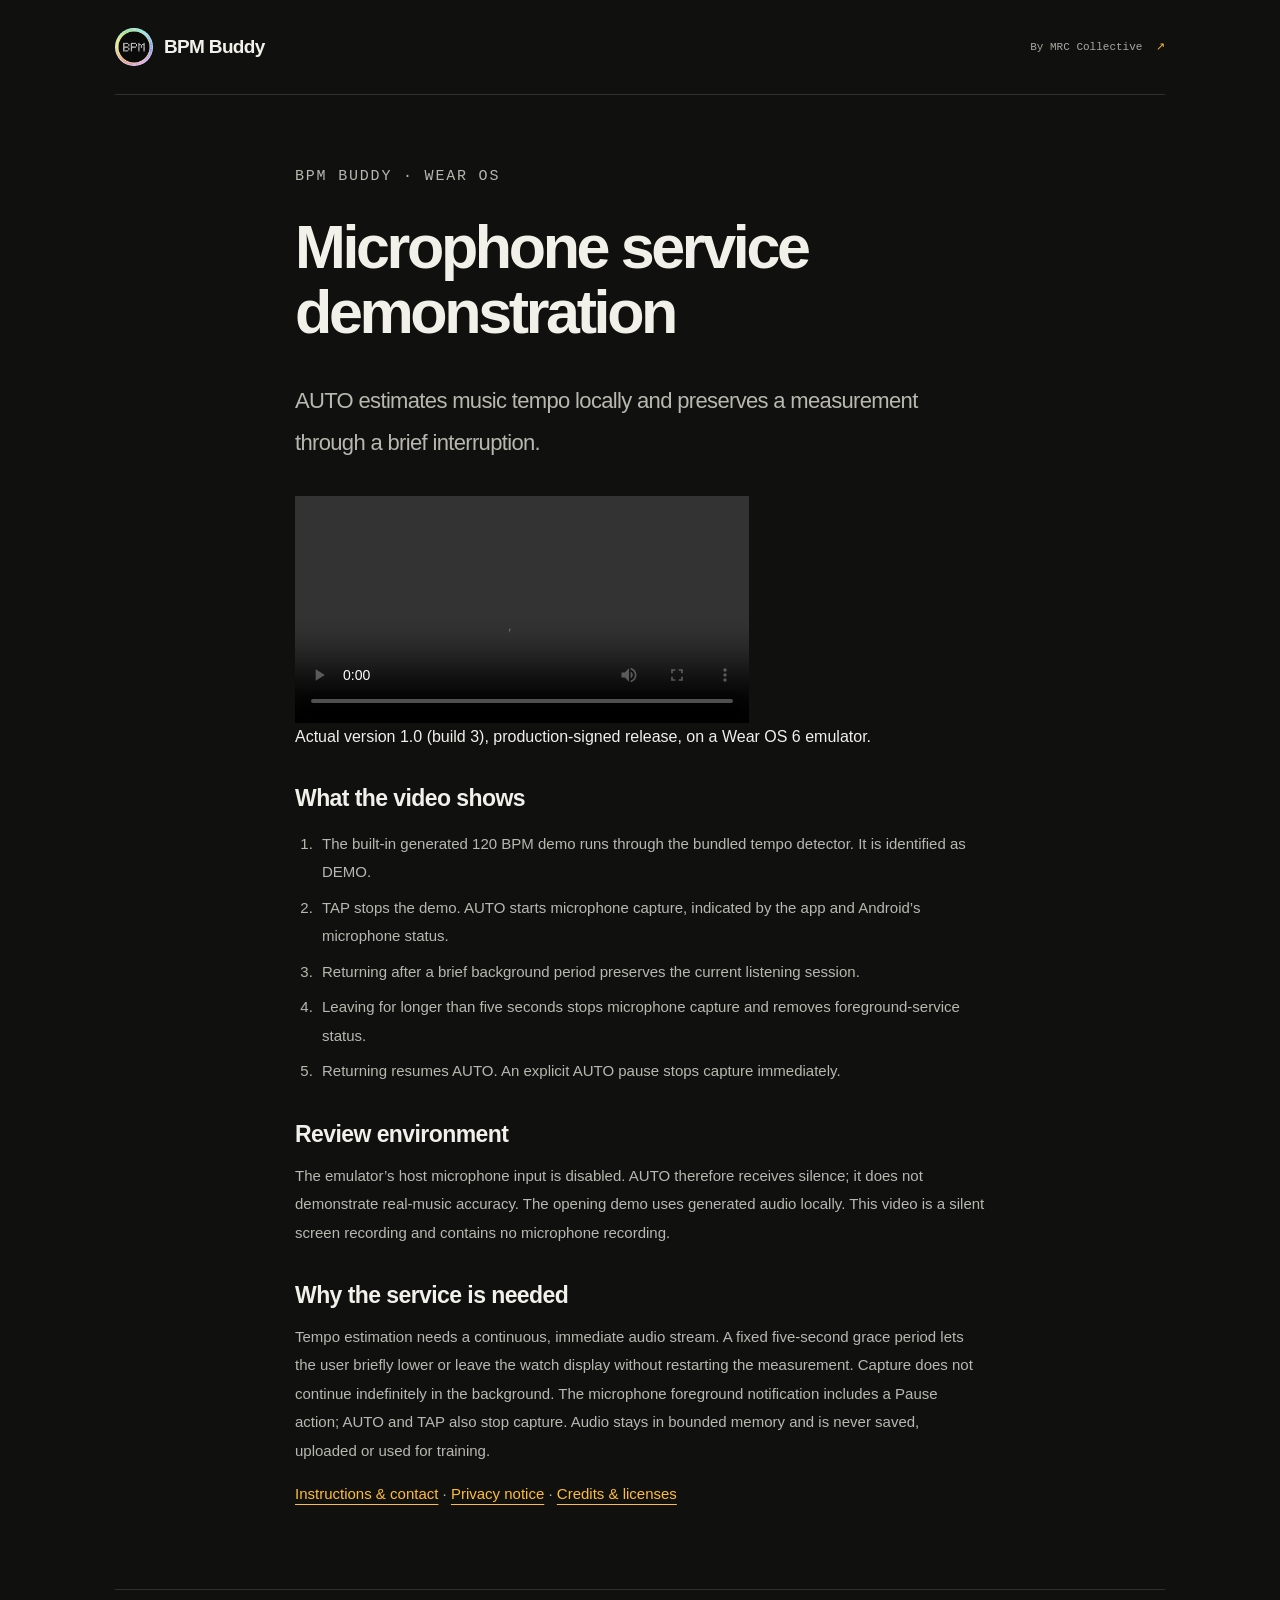
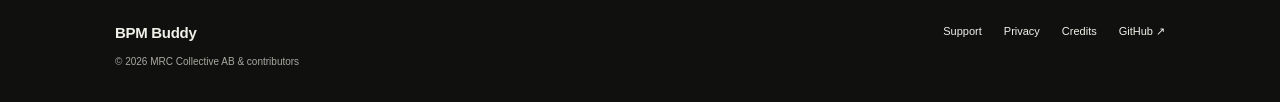
<file: wear-os-review.html>
<!doctype html>
<html lang="en">
<head>
  <meta charset="utf-8">
  <meta name="viewport" content="width=device-width, initial-scale=1">
  <meta name="theme-color" content="#10100f">
  <meta name="description" content="BPM Buddy for Wear OS: microphone foreground service demonstration and review instructions.">
  <meta property="og:type" content="website">
  <meta property="og:title" content="Wear OS microphone review · BPM Buddy">
  <meta property="og:description" content="BPM Buddy for Wear OS: microphone foreground service demonstration and review instructions.">
  <meta property="og:url" content="https://mrcheng.github.io/BeatBuddy/wear-os-review.html">
  <meta property="og:image" content="https://mrcheng.github.io/BeatBuddy/icon.png?v=970a35c38717">
  <link rel="canonical" href="https://mrcheng.github.io/BeatBuddy/wear-os-review.html">
  <link rel="icon" href="icon.png?v=970a35c38717" type="image/png">
  <link rel="stylesheet" href="style.css?v=cc3e04958ddf">
  <title>Wear OS microphone review · BPM Buddy</title>
</head>
<body>
  <a class="skip" href="#main">Skip to content</a>
  <div class="shell">
    <header class="site-header">
      <a class="brand" href="index.html"><img src="icon.png?v=970a35c38717" alt="" width="38" height="38"><span>BPM Buddy</span></a>
      <a class="byline" href="https://github.com/mrcheng">By MRC Collective <span aria-hidden="true">↗</span></a>
    </header>
    <main id="main"><article class="document">
  <header><div><p class="eyebrow">BPM Buddy · Wear OS</p><h1>Microphone service demonstration</h1></div></header>
  <p class="lead">AUTO estimates music tempo locally and preserves a measurement through a brief interruption.</p>
  <figure style="margin: 2rem 0">
    <video controls playsinline preload="metadata" width="454" height="454" style="display:block;width:100%;max-width:454px;height:auto" aria-label="BPM Buddy Wear OS microphone foreground-service demonstration" src="wear-os-foreground-service.mp4">
      <a href="wear-os-foreground-service.mp4">Open the demonstration video</a>.
    </video>
    <figcaption>Actual version 1.0 (build 3), production-signed release, on a Wear OS 6 emulator.</figcaption>
  </figure>
  <h2>What the video shows</h2>
  <ol>
    <li>The built-in generated 120 BPM demo runs through the bundled tempo detector. It is identified as DEMO.</li>
    <li>TAP stops the demo. AUTO starts microphone capture, indicated by the app and Android’s microphone status.</li>
    <li>Returning after a brief background period preserves the current listening session.</li>
    <li>Leaving for longer than five seconds stops microphone capture and removes foreground-service status.</li>
    <li>Returning resumes AUTO. An explicit AUTO pause stops capture immediately.</li>
  </ol>
  <h2>Review environment</h2>
  <p>The emulator’s host microphone input is disabled. AUTO therefore receives silence; it does not demonstrate real-music accuracy. The opening demo uses generated audio locally. This video is a silent screen recording and contains no microphone recording.</p>
  <h2>Why the service is needed</h2>
  <p>Tempo estimation needs a continuous, immediate audio stream. A fixed five-second grace period lets the user briefly lower or leave the watch display without restarting the measurement. Capture does not continue indefinitely in the background. The microphone foreground notification includes a Pause action; AUTO and TAP also stop capture. Audio stays in bounded memory and is never saved, uploaded or used for training.</p>
  <p><a href="support.html">Instructions &amp; contact</a> · <a href="privacy.html">Privacy notice</a> · <a href="credits.html">Credits &amp; licenses</a></p>
</article>
</main>
    <footer class="site-footer">
      <div><span class="footer-brand">BPM Buddy</span><p>© 2026 MRC Collective AB &amp; contributors</p></div>
      <nav aria-label="Footer"><a href="support.html">Support</a><a href="privacy.html">Privacy</a><a href="credits.html">Credits</a><a href="https://github.com/mrcheng">GitHub ↗</a></nav>
    </footer>
  </div>
</body>
</html>
</file>
<file: style.css>
@charset "UTF-8";
:root{color-scheme:dark;--bg:#10100f;--ink:#f1f0e9;--muted:#a8a89f;--line:#30302c;--accent:#ffbc38;--mono:ui-monospace,SFMono-Regular,Menlo,Consolas,monospace}
*{box-sizing:border-box}body{margin:0;background:var(--bg);color:var(--ink);font:16px/1.7 -apple-system,BlinkMacSystemFont,"Segoe UI",sans-serif;-webkit-font-smoothing:antialiased}a{color:inherit;text-underline-offset:5px}a:hover{color:var(--accent)}:focus-visible{outline:2px solid var(--accent);outline-offset:6px}h1,h2,p{margin-top:0}h1,h2{font-weight:650;letter-spacing:-.055em;line-height:1.07}p{color:var(--muted)}.shell{max-width:1170px;margin:auto;padding:0 60px}.site-header{display:flex;align-items:center;justify-content:space-between;gap:20px;padding:28px 0;border-bottom:1px solid var(--line)}.brand{display:flex;align-items:center;gap:11px;text-decoration:none;font-weight:650;font-size:19px;letter-spacing:-.035em}.brand img{flex:none;border-radius:50%}.byline{font:11px/1.5 var(--mono);text-decoration:none;color:var(--muted)}.byline span{color:var(--accent);margin-left:7px}.hero{display:grid;grid-template-columns:1.2fr 1fr;gap:60px;align-items:center;padding:78px 0 70px}.eyebrow{font:10px/1.6 var(--mono);letter-spacing:.12em;text-transform:uppercase;color:var(--accent);margin:0 0 23px}.hero h1{font-size:clamp(50px,5.9vw,74px);margin-bottom:26px}.hero h1 span{color:var(--accent)}.lead{font-size:25px;line-height:1.4;letter-spacing:-.03em;color:var(--ink);margin-bottom:20px}.intro{font-size:15px;max-width:365px;line-height:1.85;margin-bottom:29px}.hero-dial{position:relative;width:100%;max-width:390px;justify-self:center;text-align:center}.hero-icon{position:relative;width:100%;aspect-ratio:1;overflow:hidden;border-radius:50%;isolation:isolate}.hero-icon{display:block}.hero-light-mask{animation:hero-orbit 2s linear infinite;transform-box:view-box;transform-origin:512px 512px}.availability{display:flex;gap:12px;align-items:flex-start;flex-direction:column;color:var(--muted);font-size:11px}.badge{display:inline-block;border:1px solid #68614d;border-radius:5px;padding:8px 13px;font-size:12px;color:#e7d8b3}.app-preview{display:grid;grid-template-columns:.85fr 1.15fr;gap:75px;align-items:center;padding:64px 0 68px;border-top:1px solid var(--line)}h2{font-size:clamp(34px,4vw,49px);margin-bottom:22px}.preview-copy>p:not(.eyebrow){font-size:14px;max-width:300px;line-height:1.85;margin-bottom:27px}.text-link{text-decoration:none;font-size:12px;border-bottom:1px solid #6e6859;padding-bottom:5px;display:inline-flex;gap:32px}.text-link span{color:var(--accent)}.screenshots{display:grid;grid-template-columns:1fr 1fr;gap:0 20px;min-width:0}.screenshots figure{margin:0;min-width:0}.screenshots img{display:block;width:100%;height:auto;background:black;border:1px solid var(--line);border-radius:28px}.screenshots figcaption{font:10px/1.5 var(--mono);text-align:center;color:var(--muted);margin-top:15px}.capture-note{grid-column:1/-1;text-align:center;font-size:10px;line-height:1.5;margin:18px 0 0}.site-footer{display:flex;justify-content:space-between;gap:28px;border-top:1px solid var(--line);padding:29px 0 32px}.footer-brand{font-size:15px;font-weight:600;letter-spacing:-.02em}.site-footer p{font-size:10px;margin:7px 0 0}.site-footer nav{display:flex;flex-wrap:wrap;align-content:flex-start;gap:12px 22px;padding-top:3px}.site-footer nav a{font-size:11px;text-decoration:none}.document{max-width:690px;margin:68px auto 80px}.document header{margin-bottom:35px}.document h1{font-size:clamp(40px,5vw,61px);margin-bottom:22px}.document .lead{font-size:22px}.document h2{font-size:23px;line-height:1.3;letter-spacing:-.025em;margin:34px 0 12px}.document p,.document li{font-size:15px;line-height:1.9;color:#b8b8af}.document a{color:var(--accent)}.document ol,.document ul{padding-left:22px}.document li{padding-left:5px;margin-bottom:7px}.document strong{font-weight:600;color:var(--ink)}.document .muted{font-size:13px}.skip{position:absolute;left:20px;top:-100px;padding:8px 16px;z-index:2;background:var(--accent);color:#111}.skip:focus{top:10px}
/* Four beats at 120 BPM. Match TempoDial: only the light mask moves, never the spectrum. */
@keyframes hero-orbit{to{transform:rotate(360deg)}}
@media(max-width:950px){.shell{padding:0 36px}.hero{gap:28px}.hero h1{font-size:57px}.app-preview{gap:40px}.site-footer{flex-direction:column;gap:18px}.site-footer nav{gap:12px 24px}}
@media(max-width:650px){.shell{padding:0 24px}.site-header{padding:21px 0}.brand{font-size:17px;gap:9px}.brand img{width:33px;height:33px}.byline{font-size:9px}.byline span{margin-left:3px}.hero{grid-template-columns:1fr;gap:32px;padding:48px 0}.hero h1{font-size:clamp(49px,10vw,67px)}.lead{font-size:23px}.intro{max-width:400px;font-size:14px}.hero-dial{max-width:275px}.eyebrow{font-size:9px}.availability{flex-direction:row;align-items:center;flex-wrap:wrap;font-size:10px}.badge{font-size:11px}.app-preview{grid-template-columns:1fr;gap:34px;padding:43px 0 47px}h2{font-size:39px}.preview-copy>p:not(.eyebrow){max-width:400px;font-size:14px}.screenshots{gap:0 14px;max-width:440px;width:100%;margin:auto}.screenshots img{border-radius:23px}.capture-note{font-size:9px}.site-footer{padding:25px 0;gap:17px}.site-footer nav{gap:12px 21px}.document{margin:43px auto 55px}.document h1{font-size:43px}.document h2{font-size:22px}.document p,.document li{font-size:14px}}
</file>
